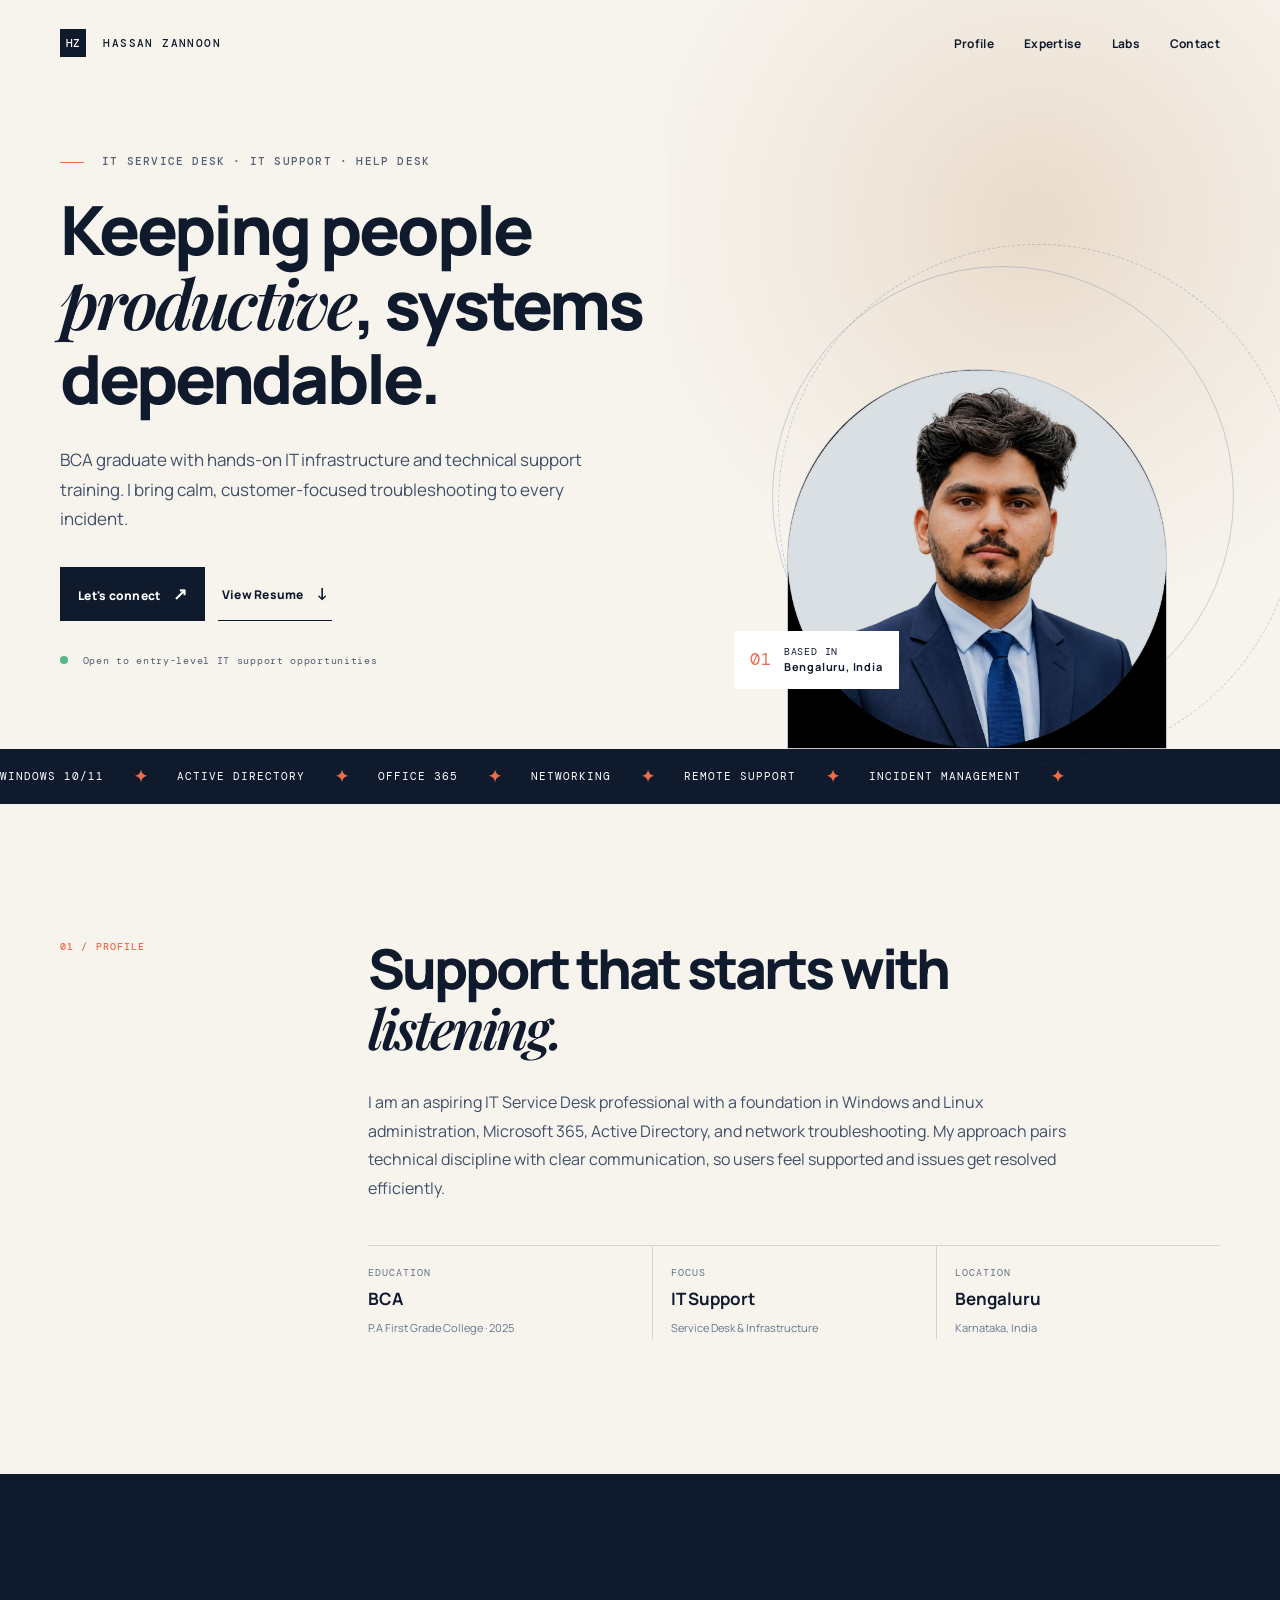
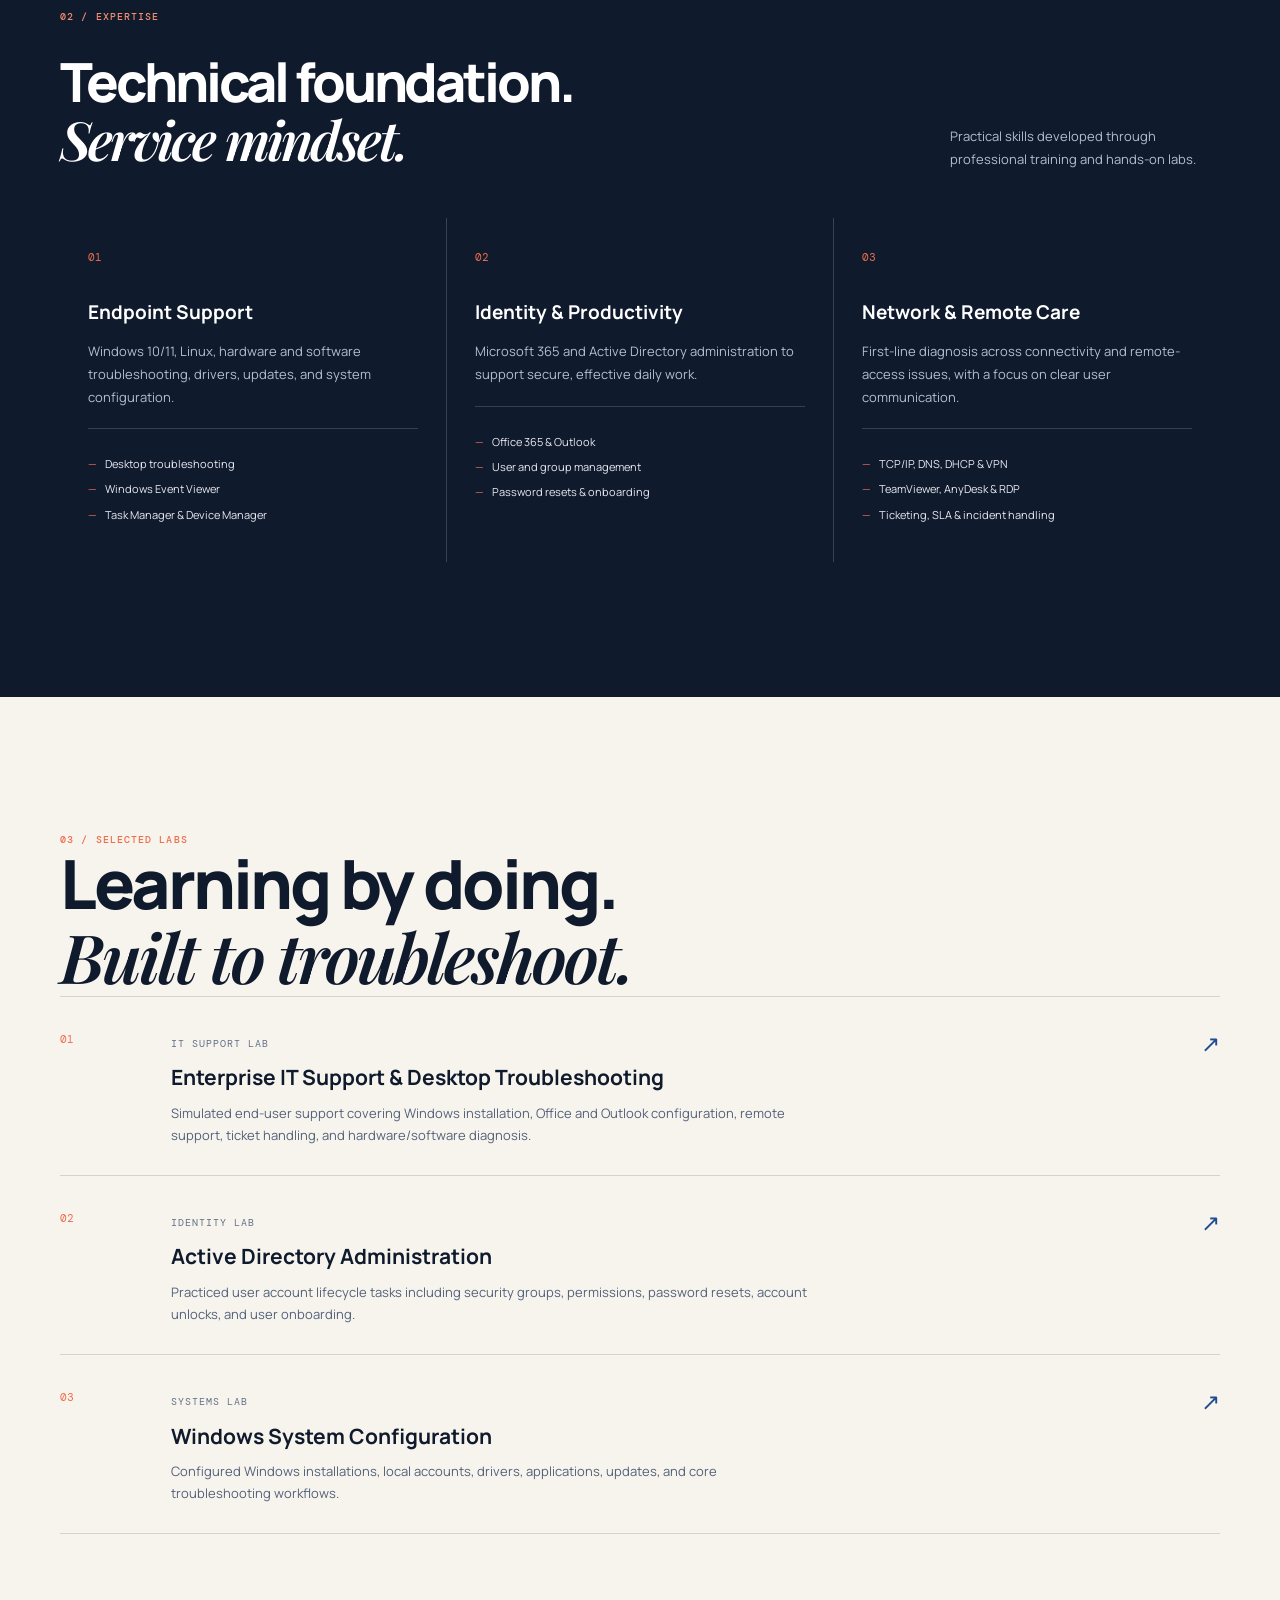
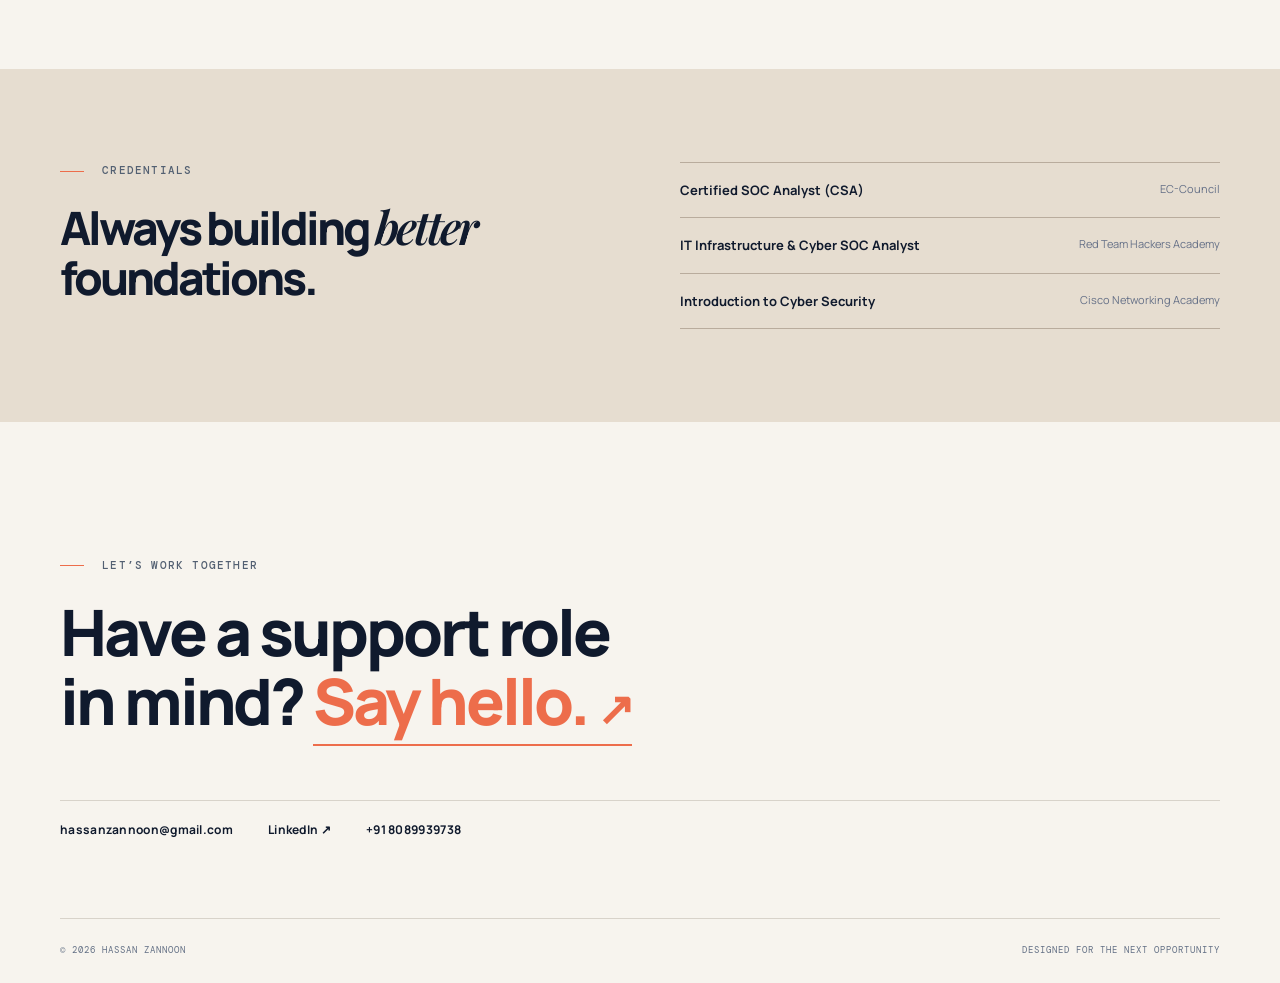
<file: index.html>
<!doctype html>
<html lang="en">
<head>
  <meta charset="UTF-8" />
  <meta name="viewport" content="width=device-width, initial-scale=1.0" />
  <meta name="description" content="Hassan Zannoon - IT Service Desk and IT Support professional portfolio." />
  <title>Hassan Zannoon | IT Support Portfolio</title>
  <link rel="preconnect" href="https://fonts.googleapis.com" />
  <link rel="preconnect" href="https://fonts.gstatic.com" crossorigin />
  <link href="https://fonts.googleapis.com/css2?family=DM+Mono:wght@400;500&family=Manrope:wght@400;500;600;700;800&family=Playfair+Display:ital,wght@0,600;0,700;1,600&display=swap" rel="stylesheet" />
  <link rel="stylesheet" href="styles.css" />
</head>
<body>
  <div class="page-glow"></div>
  <header class="nav wrap">
    <a class="brand" href="#top" aria-label="Hassan Zannoon home"><span>HZ</span> HASSAN ZANNOON</a>
    <button class="menu-toggle" aria-label="Open navigation" aria-expanded="false">Menu</button>
    <nav><a href="#about">Profile</a><a href="#skills">Expertise</a><a href="#projects">Labs</a><a href="#contact">Contact</a></nav>
  </header>

  <main id="top">
    <section class="hero wrap">
      <div class="hero-copy reveal">
        <p class="eyebrow"><span></span> IT SERVICE DESK · IT SUPPORT · HELP DESK</p>
        <h1>Keeping people <em>productive</em>, systems dependable.</h1>
        <p class="lead">BCA graduate with hands-on IT infrastructure and technical support training. I bring calm, customer-focused troubleshooting to every incident.</p>
        <div class="hero-actions">
          <a class="button primary"
   href="https://mail.google.com/mail/?view=cm&fs=1&to=hassanzannoon@gmail.com&su=IT%20Support%20Opportunity%20-%20Hassan%20Zannoon"
   target="_blank"
   rel="noopener">
   Let's connect <b>↗</b>
</a>
          <a class="button quiet" href="assets/Hassan-Zannoon-Resume.pdf" target="_blank">View Resume <b>↓</b></a>
        </div>
        <div class="availability"><i></i> Open to entry-level IT support opportunities</div>
      </div>
      <div class="hero-visual reveal">
        <div class="portrait-ring"><img src="assets/header.jpg" alt="Portrait of Hassan Zannoon" /></div>
        <div class="portrait-label"><span>01</span><div>BASED IN<br /><strong>Bengaluru, India</strong></div></div>
        <div class="orbit orbit-one"></div><div class="orbit orbit-two"></div>
      </div>
    </section>

    <section class="ticker" aria-label="Core technical skills"><div>
      <span>WINDOWS 10/11</span><b>✦</b><span>ACTIVE DIRECTORY</span><b>✦</b><span>OFFICE 365</span><b>✦</b><span>NETWORKING</span><b>✦</b><span>REMOTE SUPPORT</span><b>✦</b><span>INCIDENT MANAGEMENT</span><b>✦</b>
    </div></section>

    <section id="about" class="about wrap section">
      <div class="section-label">01 / PROFILE</div>
      <div class="about-content reveal">
        <h2>Support that starts with <em>listening.</em></h2>
        <p>I am an aspiring IT Service Desk professional with a foundation in Windows and Linux administration, Microsoft 365, Active Directory, and network troubleshooting. My approach pairs technical discipline with clear communication, so users feel supported and issues get resolved efficiently.</p>
        <div class="fact-grid">
          <div><span>EDUCATION</span><strong>BCA</strong><small>P.A First Grade College · 2025</small></div>
          <div><span>FOCUS</span><strong>IT Support</strong><small>Service Desk &amp; Infrastructure</small></div>
          <div><span>LOCATION</span><strong>Bengaluru</strong><small>Karnataka, India</small></div>
        </div>
      </div>
    </section>

    <section id="skills" class="skills section"><div class="wrap">
      <div class="section-label">02 / EXPERTISE</div>
      <div class="skills-heading"><h2>Technical foundation.<br /><em>Service mindset.</em></h2><p>Practical skills developed through professional training and hands-on labs.</p></div>
      <div class="skill-grid">
        <article class="skill-card reveal"><div class="icon">01</div><h3>Endpoint Support</h3><p>Windows 10/11, Linux, hardware and software troubleshooting, drivers, updates, and system configuration.</p><ul><li>Desktop troubleshooting</li><li>Windows Event Viewer</li><li>Task Manager &amp; Device Manager</li></ul></article>
        <article class="skill-card reveal"><div class="icon">02</div><h3>Identity &amp; Productivity</h3><p>Microsoft 365 and Active Directory administration to support secure, effective daily work.</p><ul><li>Office 365 &amp; Outlook</li><li>User and group management</li><li>Password resets &amp; onboarding</li></ul></article>
        <article class="skill-card reveal"><div class="icon">03</div><h3>Network &amp; Remote Care</h3><p>First-line diagnosis across connectivity and remote-access issues, with a focus on clear user communication.</p><ul><li>TCP/IP, DNS, DHCP &amp; VPN</li><li>TeamViewer, AnyDesk &amp; RDP</li><li>Ticketing, SLA &amp; incident handling</li></ul></article>
      </div>
    </div></section>

    <section id="projects" class="projects wrap section">
      <div class="section-label">03 / SELECTED LABS</div>
      <h2 class="projects-title">Learning by doing.<br /><em>Built to troubleshoot.</em></h2>
      <div class="project-list">
        <article class="project reveal"><div class="project-number">01</div><div><p class="project-type">IT SUPPORT LAB</p><h3>Enterprise IT Support &amp; Desktop Troubleshooting</h3><p>Simulated end-user support covering Windows installation, Office and Outlook configuration, remote support, ticket handling, and hardware/software diagnosis.</p></div><span class="project-arrow">↗</span></article>
        <article class="project reveal"><div class="project-number">02</div><div><p class="project-type">IDENTITY LAB</p><h3>Active Directory Administration</h3><p>Practiced user account lifecycle tasks including security groups, permissions, password resets, account unlocks, and user onboarding.</p></div><span class="project-arrow">↗</span></article>
        <article class="project reveal"><div class="project-number">03</div><div><p class="project-type">SYSTEMS LAB</p><h3>Windows System Configuration</h3><p>Configured Windows installations, local accounts, drivers, applications, updates, and core troubleshooting workflows.</p></div><span class="project-arrow">↗</span></article>
      </div>
    </section>

    <section class="credentials"><div class="wrap credentials-inner"><div><p class="eyebrow"><span></span> CREDENTIALS</p><h2>Always building <em>better</em> foundations.</h2></div><div class="credential-list"><div><strong>Certified SOC Analyst (CSA)</strong><span>EC-Council</span></div><div><strong>IT Infrastructure &amp; Cyber SOC Analyst</strong><span>Red Team Hackers Academy</span></div><div><strong>Introduction to Cyber Security</strong><span>Cisco Networking Academy</span></div></div></div></section>

    <section id="contact" class="contact wrap section">
      <p class="eyebrow"><span></span> LET’S WORK TOGETHER</p>
      <h2>Have a support role<br>in mind?
  <a href="https://mail.google.com/mail/?view=cm&fs=1&to=hassanzannoon@gmail.com&su=IT%20Support%20Opportunity%20-%20Hassan%20Zannoon"
     target="_blank"
     rel="noopener">
    Say hello. <b>↗</b>
  </a>
</h2>
      <div class="contact-links"><a href="mailto:hassanzannoon@gmail.com">hassanzannoon@gmail.com</a><a href="https://linkedin.com/in/hassanzannoon" target="_blank" rel="noopener">LinkedIn ↗</a><a href="tel:+91808993973">+91 8089939738</a></div>
    </section>
  </main>
  <footer class="wrap"><span>© 2026 HASSAN ZANNOON</span><span>DESIGNED FOR THE NEXT OPPORTUNITY</span></footer>
  <script src="script.js"></script>
</body>
</html>
</file>
<file: styles.css>
:root{--ink:#101a2d;--paper:#f7f4ee;--warm:#ded3c2;--accent:#ed6d4b;--blue:#214c92;--line:#d8d3ca;--serif:'Playfair Display',Georgia,serif;--sans:'Manrope',Arial,sans-serif;--mono:'DM Mono',monospace}*{box-sizing:border-box}html{scroll-behavior:smooth}body{margin:0;background:var(--paper);color:var(--ink);font-family:var(--sans);line-height:1.55}.wrap{width:min(1160px,calc(100% - 64px));margin:auto}.page-glow{position:absolute;right:0;top:0;width:48vw;height:740px;background:radial-gradient(circle at 60% 30%,#e9daca 0,rgba(233,218,202,.55) 24%,transparent 64%);pointer-events:none}.nav{height:88px;display:flex;align-items:center;justify-content:space-between;position:relative;z-index:2}.brand{font-family:var(--mono);font-size:11px;letter-spacing:1.4px;text-decoration:none;color:var(--ink);font-weight:500}.brand span{background:var(--ink);color:white;padding:7px 6px;margin-right:9px;letter-spacing:0}.nav nav{display:flex;gap:30px}.nav nav a,.contact-links a{color:var(--ink);font-size:12px;font-weight:700;text-decoration:none;letter-spacing:.3px}.nav nav a:hover,.contact-links a:hover{color:var(--accent)}.menu-toggle{display:none}.hero{min-height:620px;display:grid;grid-template-columns:1.14fr .86fr;align-items:center;gap:30px;position:relative}.hero-copy{padding:65px 0 80px;z-index:1}.eyebrow{font-family:var(--mono);font-size:11px;letter-spacing:1.2px;font-weight:500;margin:0 0 23px;color:#536072}.eyebrow span{display:inline-block;width:24px;height:1px;background:var(--accent);vertical-align:middle;margin-right:10px}.hero h1,.about h2,.skills h2,.projects h2,.credentials h2,.contact h2{font-size:clamp(43px,5.3vw,76px);line-height:1.08;letter-spacing:-3px;margin:0;font-weight:800;max-width:690px}.hero h1 em,h2 em{font-family:var(--serif);font-weight:600}.lead{font-size:17px;line-height:1.75;max-width:545px;margin:30px 0;color:#415067}.hero-actions{display:flex;align-items:center;gap:13px;margin:32px 0}.button{border-radius:0;padding:14px 18px;text-decoration:none;font-size:12px;font-weight:800;letter-spacing:.25px;transition:.2s}.button b{font-size:17px;margin-left:10px}.primary{background:var(--ink);color:white}.primary:hover{background:var(--accent)}.quiet{color:var(--ink);border-bottom:1px solid var(--ink);padding-left:4px;padding-right:4px}.availability{font-family:var(--mono);font-size:10px;letter-spacing:.7px;color:#516070}.availability i{display:inline-block;width:8px;height:8px;background:#57b887;border-radius:50%;margin-right:8px}.hero-visual{position:relative;align-self:end;height:535px;display:flex;justify-content:center;align-items:flex-end}.portrait-ring{position:relative;z-index:1;width:min(380px,100%);aspect-ratio:1;border-radius:50% 50% 0 0;overflow:hidden;background:#dbe0e4;border:1px solid #c0c4c9}.portrait-ring img{width:100%;height:100%;object-fit:cover;object-position:center top;mix-blend-mode:multiply}.orbit{border:1px solid rgba(33,76,146,.22);border-radius:50%;position:absolute}.orbit-one{width:462px;height:462px;right:-14px;bottom:21px}.orbit-two{width:520px;height:520px;right:-78px;bottom:-15px;border-style:dashed}.portrait-label{z-index:2;position:absolute;bottom:60px;left:0;background:#fff;padding:13px 16px;display:flex;gap:12px;align-items:center;font-family:var(--mono);font-size:10px;letter-spacing:.8px;line-height:1.5}.portrait-label span{color:var(--accent);font-size:17px}.portrait-label strong{font-family:var(--sans);font-size:11px}.ticker{overflow:hidden;background:var(--ink);color:#fff;height:55px;display:flex;align-items:center;white-space:nowrap}.ticker div{display:flex;gap:30px;align-items:center;animation:marquee 24s linear infinite}.ticker span{font-family:var(--mono);letter-spacing:1px;font-size:11px}.ticker b{color:var(--accent)}@keyframes marquee{to{transform:translateX(-35%)}}.section{padding:135px 0}.section-label{font-family:var(--mono);font-size:10px;letter-spacing:1.1px;color:var(--accent);font-weight:500}.about{display:grid;grid-template-columns:24% 1fr;gap:30px}.about-content h2{font-size:55px;max-width:650px}.about-content>p{margin:28px 0 42px;font-size:16px;line-height:1.8;color:#405068;max-width:725px}.fact-grid{display:grid;grid-template-columns:repeat(3,1fr);border-top:1px solid var(--line)}.fact-grid div{padding:19px 18px 0 0}.fact-grid div+div{border-left:1px solid var(--line);padding-left:18px}.fact-grid span,.project-type{display:block;font-family:var(--mono);font-size:10px;color:#637085;letter-spacing:1px}.fact-grid strong{display:block;font-size:17px;margin:6px 0 1px}.fact-grid small{font-size:11px;color:#66758c}.skills{background:var(--ink);color:white}.skills .section-label{color:#f48d6d}.skills-heading{display:flex;justify-content:space-between;align-items:end;margin:28px 0 48px;gap:30px}.skills h2{font-size:54px}.skills-heading>p{margin:0;max-width:270px;font-size:13px;line-height:1.7;color:#b5bece}.skill-grid{display:grid;grid-template-columns:repeat(3,1fr);gap:1px;background:#394256}.skill-card{background:var(--ink);padding:31px 28px}.icon{font-family:var(--mono);color:var(--accent);font-size:11px}.skill-card h3{font-size:19px;margin:32px 0 13px}.skill-card p{font-size:13px;color:#b5bece;line-height:1.75;margin:0}.skill-card ul{list-style:none;padding:18px 0 0;margin:20px 0 0;border-top:1px solid #364054}.skill-card li{font-size:11px;margin:8px 0;color:#e8eaf0}.skill-card li:before{content:'—';color:var(--accent);margin-right:8px}.projects-title{font-size:54px;margin:28px 0 52px}.project-list{border-top:1px solid var(--line)}.project{display:grid;grid-template-columns:86px 1fr 32px;gap:25px;align-items:start;padding:29px 0;border-bottom:1px solid var(--line);transition:.2s}.project:hover{padding-left:14px;background:#eee9df}.project-number{font-family:var(--mono);font-size:11px;color:var(--accent);padding-top:5px}.project h3{font-size:21px;margin:8px 0 8px}.project p:not(.project-type){margin:0;max-width:640px;font-size:13px;line-height:1.7;color:#526178}.project-arrow{font-size:23px;text-align:right;color:var(--blue)}.credentials{background:#e6ddd0;padding:93px 0}.credentials-inner{display:grid;grid-template-columns:1fr 1fr;gap:80px}.credentials h2{font-size:46px}.credential-list{border-top:1px solid #b9ac9d}.credential-list div{padding:17px 0;border-bottom:1px solid #b9ac9d;display:flex;justify-content:space-between;gap:20px}.credential-list strong{font-size:13px}.credential-list span{font-size:11px;color:#657087;text-align:right}.contact{padding:135px 0 78px}.contact h2{font-size:clamp(38px,5vw,68px);margin-bottom:65px}.contact h2 a{color:var(--accent);text-decoration:none;border-bottom:2px solid var(--accent)}.contact h2 b{font-family:var(--sans);font-size:.7em}.contact-links{border-top:1px solid var(--line);padding-top:20px;display:flex;gap:35px;flex-wrap:wrap}footer{height:65px;border-top:1px solid var(--line);display:flex;align-items:center;justify-content:space-between;font-family:var(--mono);font-size:9px;letter-spacing:1px;color:#637085}.reveal{animation:enter .7s both}@keyframes enter{from{opacity:0;transform:translateY(15px)}to{opacity:1;transform:none}}@media(max-width:760px){.wrap{width:min(100% - 36px,1160px)}.nav{height:70px}.nav nav{display:none}.menu-toggle{display:block;border:0;background:none;color:var(--ink);font:600 11px var(--mono);text-transform:uppercase}.nav.open nav{display:flex;position:absolute;top:62px;right:0;background:var(--ink);padding:18px;flex-direction:column;gap:13px}.nav.open nav a{color:white}.hero{grid-template-columns:1fr;min-height:0}.hero-copy{padding:55px 0 30px}.hero h1{letter-spacing:-2px}.hero-visual{height:400px;max-width:390px;width:100%;margin:auto}.portrait-ring{width:300px}.orbit-one{width:360px;height:360px;right:-8px}.orbit-two{display:none}.portrait-label{left:0;bottom:22px}.ticker{height:48px}.about{grid-template-columns:1fr;gap:26px}.section{padding:78px 0}.about-content h2,.skills h2,.projects-title{font-size:41px}.fact-grid{grid-template-columns:1fr}.fact-grid div,.fact-grid div+div{padding:15px 0;border-left:0;border-bottom:1px solid var(--line)}.skills-heading,.credentials-inner{display:block}.skills-heading>p{margin-top:20px}.skill-grid{grid-template-columns:1fr}.credentials{padding:70px 0}.credential-list{margin-top:38px}.credential-list div{display:block}.credential-list span{display:block;text-align:left;margin-top:5px}.project{grid-template-columns:34px 1fr 20px;gap:12px}.project h3{font-size:17px}.contact{padding:78px 0 50px}.contact h2{letter-spacing:-2px;margin-bottom:40px}footer{font-size:8px}.hero-actions{flex-wrap:wrap}}
</file>
